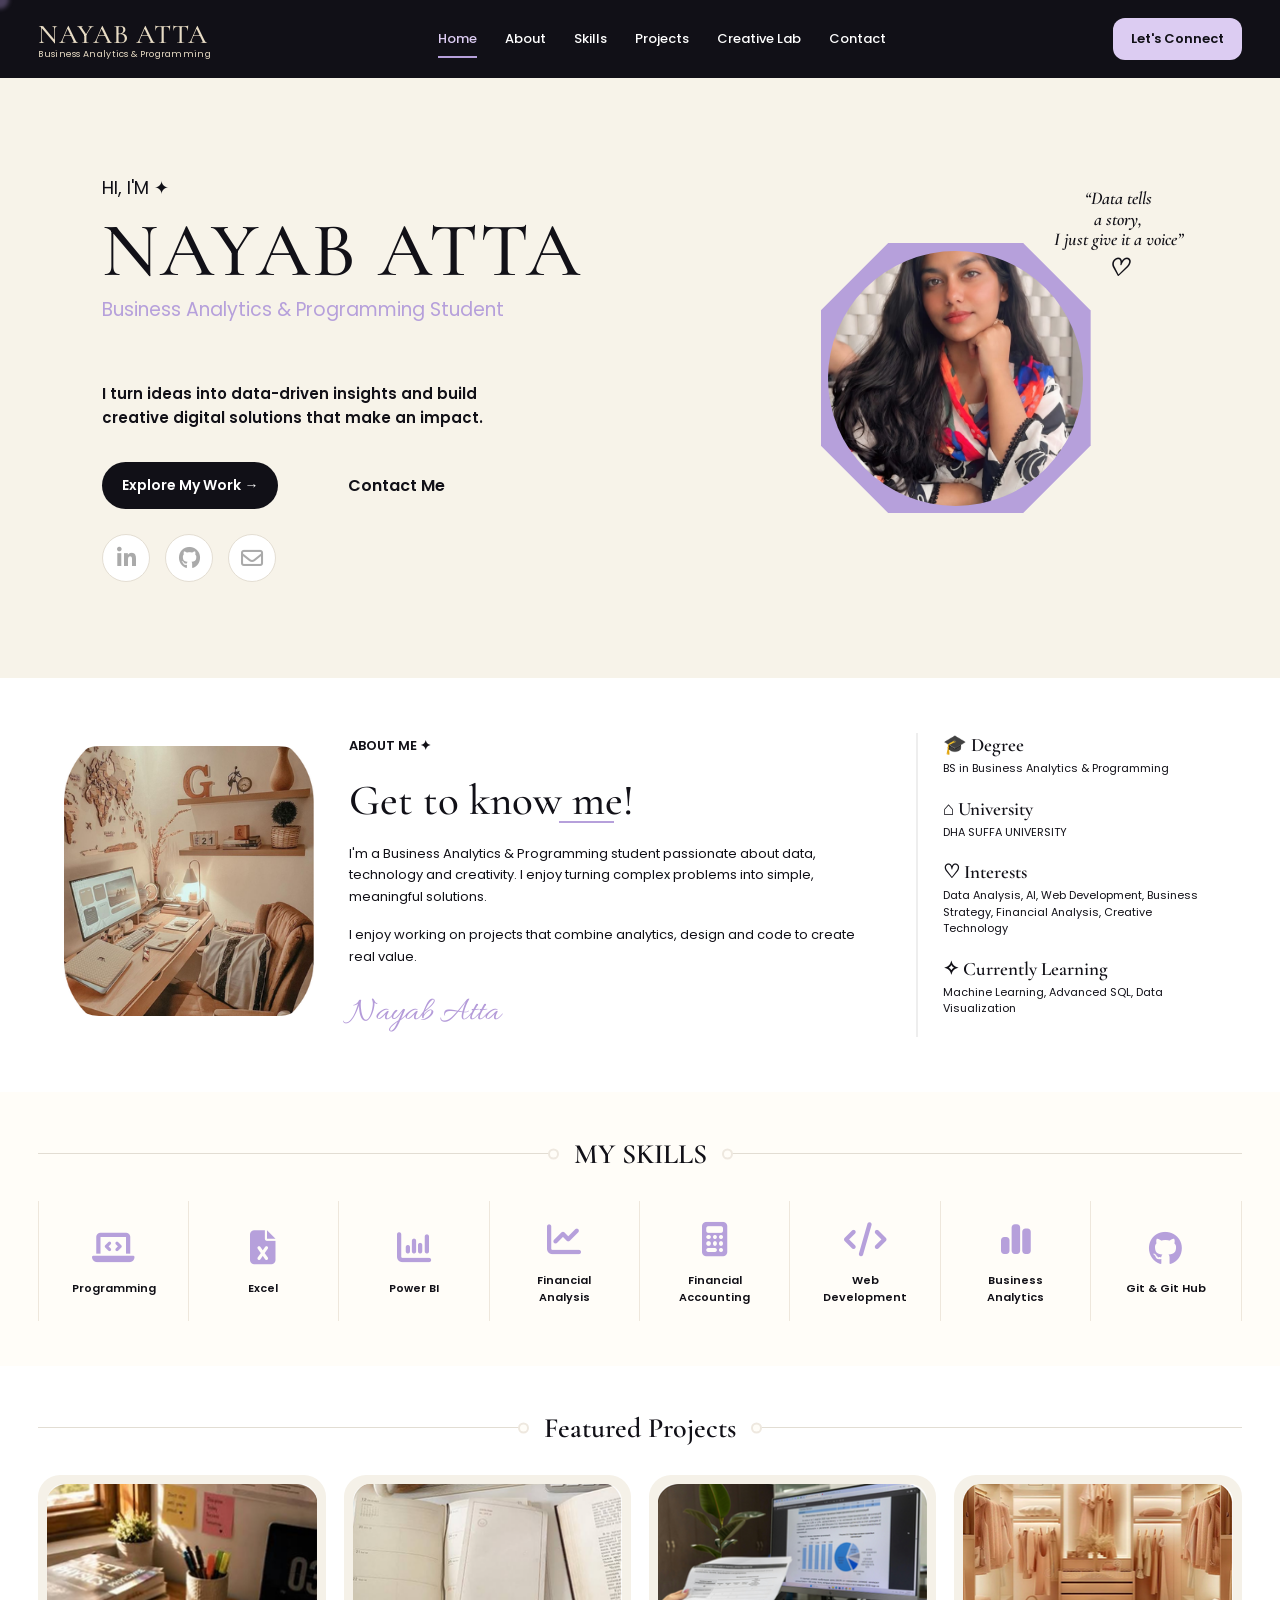
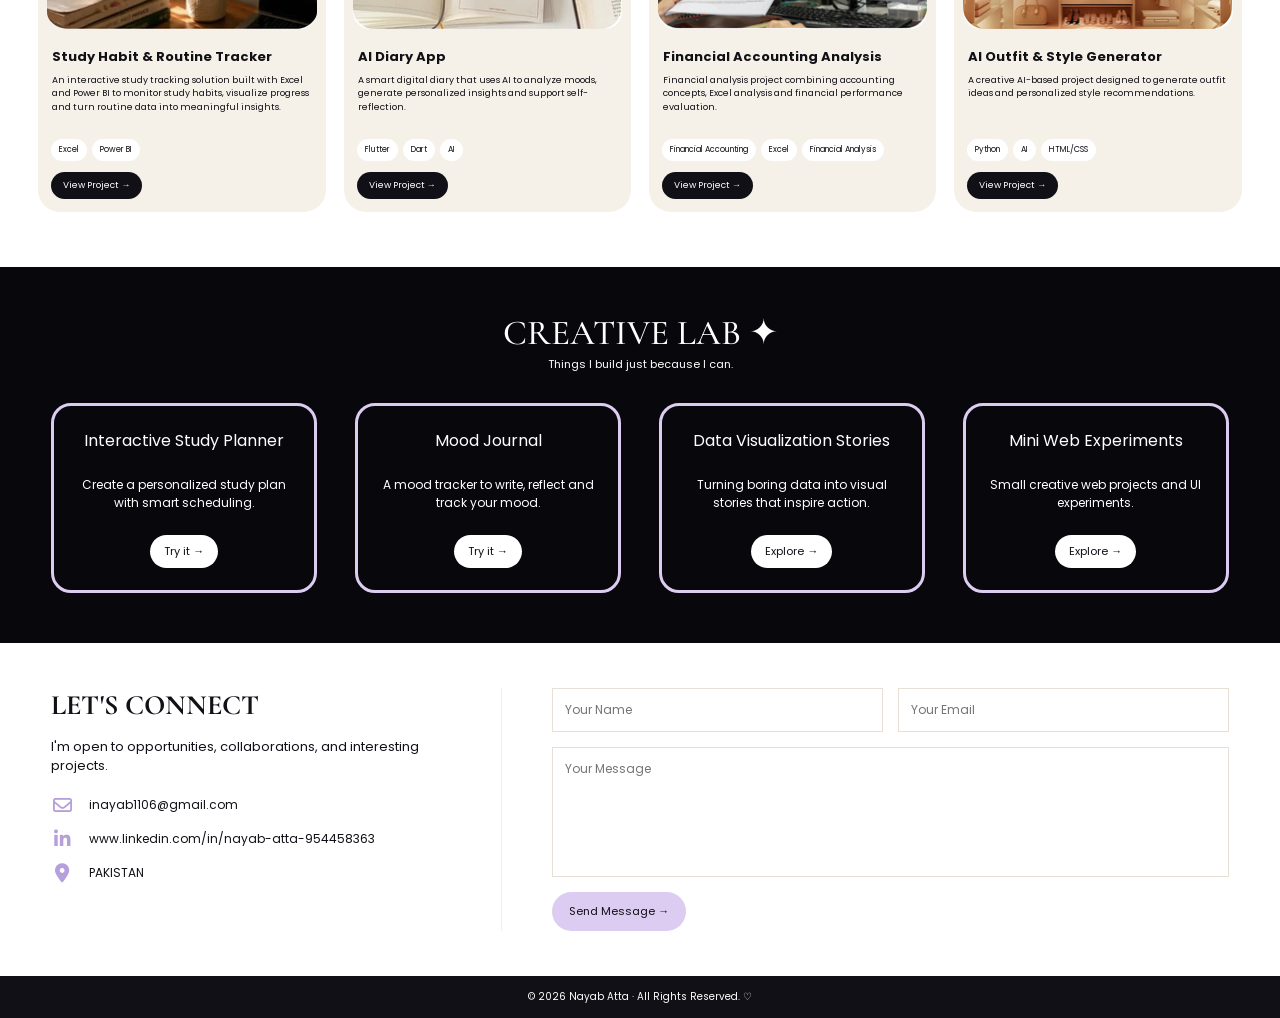
<file: index.html>
<!DOCTYPE html>
<html lang="en">

<head>
    <meta charset="UTF-8">
    <meta name="viewport" content="width=device-width, initial-scale=1.0">

    <title>Nayab Atta | Business Analytics & Programming</title>
    <title>Nayab Atta | Business Analytics & Programming</title>

<meta name="description"
      content="Nayab Atta is a Business Analytics & Programming student building creative digital solutions through data analytics, programming, web development and data visualization.">

<meta name="author" content="Nayab Atta">

<meta name="robots" content="index, follow">

<meta name="keywords"
      content="Nayab Atta, Nayab Atta portfolio, Business Analytics student, Programming student, Data Analytics, Web Development, Data Visualization">

<!-- LinkedIn profile -->
<link rel="me" href="https://www.linkedin.com/in/nayab-atta-954458363/">

<!-- Social sharing -->
<meta property="og:title"
      content="Nayab Atta | Business Analytics & Programming">

<meta property="og:description"
      content="Portfolio of Nayab Atta — Business Analytics & Programming student exploring data, technology, creativity and web development.">

<meta property="og:type" content="website">

    <!-- Google Fonts -->
    <link rel="preconnect" href="https://fonts.googleapis.com">
    <link rel="preconnect" href="https://fonts.gstatic.com" crossorigin>
<link href="https://fonts.googleapis.com/css2?family=Allura&family=Cormorant+Garamond:wght@400;500;600&family=Poppins:wght@300;400;500;600;700&display=swap"
    rel="stylesheet">

    <!-- Font Awesome Icons -->
    <link rel="stylesheet" href="https://cdnjs.cloudflare.com/ajax/libs/font-awesome/6.5.2/css/all.min.css">

    <!-- CSS -->
    <link rel="stylesheet" href="style.css">
</head>


<body>

    <div class="cursor-glow"></div>

    <!-- NAVBAR -->

    <!-- ================= NAVBAR ================= -->

    <header class="navbar">

        <div class="logo">
            <h2>NAYAB ATTA</h2>
            <p>Business Analytics & Programming</p>
        </div>


        <nav class="nav-links">

            <a href="#home" class="active">Home</a>
            <a href="#about">About</a>
            <a href="#skills">Skills</a>
            <a href="#projects">Projects</a>
            <a href="#creative">Creative Lab</a>
            <a href="#contact">Contact</a>

        </nav>


        <a href="#contact" class="connect-btn">
            Let's Connect
        </a>


        <button class="menu-btn" id="menuBtn">
            <i class="fa-solid fa-bars"></i>
        </button>

    </header>


    <!-- ================= HERO ================= -->

    <section class="hero" id="home">

        <div class="hero-content">

            <p class="hello">
                HI, I'M ✦
            </p>


            <h1>
                NAYAB ATTA
            </h1>


            <h3>
                Business Analytics & Programming Student
            </h3>


            <p class="hero-description">
                I turn ideas into data-driven insights and
                build creative digital solutions that make an impact.
            </p>


            <div class="hero-buttons">

                <a href="#projects" class="explore-btn">
                    Explore My Work →
                </a>

                <a href="#contact" class="contact-btn">
                    Contact Me
                </a>

            </div>


            <!-- SOCIAL ICONS -->

            <div class="social-icons">

             <a
    href="https://www.linkedin.com/in/nayab-atta-954458363/"
    target="_blank"
    rel="noopener noreferrer"
    aria-label="LinkedIn"
>
    <i class="fa-brands fa-linkedin-in"></i>
</a>

                <a href="#" aria-label="GitHub">
                    <i class="fa-brands fa-github"></i>
                </a>

                <a href="mailto:inayab1106@gmail.com" aria-label="Email">
                    <i class="fa-regular fa-envelope"></i>
                </a>

            </div>

        </div>


        <!-- HERO RIGHT -->

        <div class="hero-right">

            <div class="quote">

                <p>
                    “Data tells<br>
                    a story,<br>
                    I just give it a voice”
                </p>

                <span>♡</span>

            </div>


            <div class="profile-frame">

                <div class="profile-circle">

                    <img
                        src="profile.jpg"
                        alt="Nayab Atta"
                    >

                </div>

            </div>

        </div>

    </section>



    <!-- ================= ABOUT ================= -->

    <section class="about-section" id="about">

        <div class="about-image">

            <img
                src="about.jpg"
                alt="Nayab workspace"
            >

        </div>


        <div class="about-text">

            <p class="small-heading">
                ABOUT ME ✦
            </p>


            <h2>
                Get to know me!
            </h2>


            <p>
                I'm a Business Analytics & Programming student
                passionate about data, technology and creativity.
                I enjoy turning complex problems into simple,
                meaningful solutions.
            </p>


            <p>
                I enjoy working on projects that combine analytics,
                design and code to create real value.
            </p>


            <div class="signature">
                Nayab Atta
            </div>

        </div>


        <!-- ABOUT DETAILS -->

        <div class="about-details">

            <div class="detail-box">

                <h3>
                 <span class="about-icon">🎓</span>
                    Degree
                </h3>

                <p>
                    BS in Business Analytics & Programming
                </p>

            </div>


            <div class="detail-box">

                <h3>
                  <span class="about-icon">⌂</span>
                    University
                </h3>

                <p>
                    DHA SUFFA UNIVERSITY
                </p>

            </div>


            <div class="detail-box">

                <h3>
                   <span class="about-icon">♡</span>
                    Interests
                </h3>

                <p>
                    Data Analysis, AI, Web Development,
                    Business Strategy, Financial Analysis,
                    Creative Technology
                </p>

            </div>


            <div class="detail-box">

                <h3>
                    <span class="about-icon">✧</span>
                    Currently Learning
                </h3>

                <p>
                    Machine Learning, Advanced SQL,
                    Data Visualization
                </p>

            </div>

        </div>

    </section>



    <!-- ================= SKILLS ================= -->

    <section class="skills-section" id="skills">

        <div class="section-title">

            <span></span>

            <h2>MY SKILLS</h2>

            <span></span>

        </div>


        <div class="skills-grid">


            <div class="skill-card">

                <div class="skill-icon">
                    <i class="fa-solid fa-laptop-code"></i>
                </div>

                <p>Programming</p>

            </div>


            <div class="skill-card">

                <div class="skill-icon">
                    <i class="fa-solid fa-file-excel"></i>
                </div>

                <p>Excel</p>

            </div>


            <div class="skill-card">

                <div class="skill-icon">
                    <i class="fa-solid fa-chart-column"></i>
                </div>

                <p>Power BI</p>

            </div>


            <div class="skill-card">

                <div class="skill-icon">
                    <i class="fa-solid fa-chart-line"></i>
                </div>

                <p>Financial<br>Analysis</p>

            </div>


            <div class="skill-card">

                <div class="skill-icon">
                    <i class="fa-solid fa-calculator"></i>
                </div>

                <p>Financial<br>Accounting</p>

            </div>


            <div class="skill-card">

                <div class="skill-icon">
                    <i class="fa-solid fa-code"></i>
                </div>

                <p>Web<br>Development</p>

            </div>


            <div class="skill-card">

                <div class="skill-icon">
                    <i class="fa-solid fa-chart-simple"></i>
                </div>

                <p>Business<br>Analytics</p>

            </div>


            <div class="skill-card">

                <div class="skill-icon">
                    <i class="fa-brands fa-github"></i>
                </div>

                <p>Git & Git Hub</p>

            </div>

        </div>

    </section>



    <!-- ================= PROJECTS ================= -->

    <section class="projects-section" id="projects">

        <div class="section-title">

            <span></span>

            <h2>Featured Projects</h2>

            <span></span>

        </div>


        <div class="projects-grid">


            <!-- PROJECT 1 -->

            <article class="project-card">

                <img
                    src="study-tracker.png"
                    alt="Study Habit and Routine Tracker"
                >


                <h3>
                    Study Habit & Routine Tracker
                </h3>


                <p>
                    An interactive study tracking solution
                    built with Excel and Power BI to monitor
                    study habits, visualize progress and turn
                    routine data into meaningful insights.
                </p>


                <div class="tags">

                    <span>Excel</span>
                    <span>Power BI</span>

                </div>


                <a href="#" class="project-btn">
                    View Project →
                </a>

            </article>



            <!-- PROJECT 2 -->

            <article class="project-card">

                <img
                    src="ai-diary.png"
                    alt="AI Diary App"
                >


                <h3>
                    AI Diary App
                </h3>


                <p>
                    A smart digital diary that uses AI to
                    analyze moods, generate personalized
                    insights and support self-reflection.
                </p>


                <div class="tags">

                    <span>Flutter</span>
                    <span>Dart</span>
                    <span>AI</span>

                </div>


                <a href="#" class="project-btn">
                    View Project →
                </a>

            </article>



            <!-- PROJECT 3 -->

            <article class="project-card">

                <img
                    src="financial-accounting.png"
                    alt="Financial Accounting Analysis"
                >


                <h3>
                    Financial Accounting Analysis
                </h3>


                <p>
                    Financial analysis project combining
                    accounting concepts, Excel analysis
                    and financial performance evaluation.
                </p>


                <div class="tags">

                    <span>Financial Accounting</span>
                    <span>Excel</span>
                    <span>Financial Analysis</span>

                </div>


                <a href="#" class="project-btn">
                    View Project →
                </a>

            </article>



            <!-- PROJECT 4 -->

            <article class="project-card">

                <img
                    src="ai-outfit.png"
                    alt="AI Outfit and Style Generator"
                >


                <h3>
                    AI Outfit & Style Generator
                </h3>


                <p>
                    A creative AI-based project designed
                    to generate outfit ideas and personalized
                    style recommendations.
                </p>


                <div class="tags">

                    <span>Python</span>
                    <span>AI</span>
                    <span>HTML/CSS</span>

                </div>


                <a href="#" class="project-btn">
                    View Project →
                </a>

            </article>

        </div>

    </section>



    <!-- ================= CREATIVE LAB ================= -->

    <section class="creative-section" id="creative">

        <h2>
            CREATIVE LAB ✦
        </h2>


        <p class="creative-subtitle">
            Things I build just because I can.
        </p>


        <div class="creative-grid">


            <div class="creative-card">

                <h3>
                    Interactive Study Planner
                </h3>

                <p>
                    Create a personalized study plan
                    with smart scheduling.
                </p>

                <button class="lab-btn">
                    Try it →
                </button>

            </div>



            <div class="creative-card">

                <h3>
                    Mood Journal
                </h3>

                <p>
                    A mood tracker to write,
                    reflect and track your mood.
                </p>

                <button class="lab-btn">
                    Try it →
                </button>

            </div>



            <div class="creative-card">

                <h3>
                    Data Visualization Stories
                </h3>

                <p>
                    Turning boring data into
                    visual stories that inspire action.
                </p>

                <button class="lab-btn">
                    Explore →
                </button>

            </div>



            <div class="creative-card">

                <h3>
                    Mini Web Experiments
                </h3>

                <p>
                    Small creative web projects
                    and UI experiments.
                </p>

                <button class="lab-btn">
                    Explore →
                </button>

            </div>

        </div>

    </section>



    <!-- ================= CONTACT ================= -->

    <section class="contact-section" id="contact">


        <!-- CONNECT -->

        <div class="connect-info">

            <h2>
                LET'S CONNECT
            </h2>


            <p class="connect-description">
                I'm open to opportunities,
                collaborations, and interesting
                projects.
            </p>


            <a
                href="mailto:inayab1106@gmail.com"
                class="contact-item"
            >

                <i class="fa-regular fa-envelope"></i>

                <span>
                    inayab1106@gmail.com
                </span>

            </a>


            <a
    href="https://www.linkedin.com/in/nayab-atta-954458363/"
    target="_blank"
    rel="noopener noreferrer"
    class="contact-item"
>

    <i class="fa-brands fa-linkedin-in"></i>

    <span>
        www.linkedin.com/in/nayab-atta-954458363
    </span>

</a>


            <div class="contact-item">

                <i class="fa-solid fa-location-dot"></i>

                <span>
                    PAKISTAN
                </span>

            </div>

        </div>



        <!-- CONTACT FORM -->
<form class="contact-form" id="contactForm" action="https://formsubmit.co/69a800a15dfbcb2606a4ed38a077c42e" method="POST">

    <input type="hidden" name="_url" value="https://nayabatta.github.io/nayab-portfolio/">

    <div class="form-row">

        <input
            type="text"
            id="name"
            name="name"
            placeholder="Your Name"
            required
        >

        <input
            type="email"
            id="email"
            name="email"
            placeholder="Your Email"
            required
        >

    </div>

    <textarea
        id="message"
        name="message"
        placeholder="Your Message"
        required
    ></textarea>

    <button type="submit">
        Send Message →
    </button>

</form>

    </section>
    <!-- ================= CREATIVE LAB MODAL ================= -->

<div class="lab-modal" id="labModal">

    <div class="lab-modal-box">

        <button class="close-modal" id="closeModal">
            ×
        </button>

        <h2 id="modalTitle">
            Creative Lab
        </h2>

        <p id="modalText">
            Something creative is coming soon.
        </p>

    </div>

</div>



    <!-- ================= FOOTER ================= -->

    <footer>

        <p>
            © 2026 Nayab Atta · All Rights Reserved. ♡
        </p>

    </footer>



    <!-- JAVASCRIPT -->

    <script src="script.js"></script>

</body>

</html>
</file>
<file: style.css>
/* =========================================
   GLOBAL
========================================= */

* {
    margin: 0;
    padding: 0;
    box-sizing: border-box;
}


html {
    scroll-behavior: smooth;
}


body {
    font-family: "Poppins", sans-serif;
    background: #f7f3e9;
    color: #111017;
    overflow-x: hidden;
}


:root {

    --black: #111017;

    --cream: #f7f3e9;

    --white: #ffffff;

    --purple: #b6a0db;

    --light-purple: #dcccf2;

    --soft-purple: #eee7f7;

    --border: #e7e1d7;

}


a {
    text-decoration: none;
    color: inherit;
}


button,
input,
textarea {
    font-family: inherit;
}


/* =========================================
   NAVBAR
========================================= */

.navbar {

    width: 100%;

    height: 78px;

    padding: 10px 3%;

    background: var(--black);

    color: white;

    display: flex;

    align-items: center;

    justify-content: space-between;

    position: sticky;

    top: 0;

    z-index: 1000;

}


.logo h2 {

    font-family: "Cormorant Garamond", serif;

    font-size: 27px;

    font-weight: 500;

    letter-spacing: 1px;

    color: #e8dcc5;

}


.logo p {

    font-size: 9px;

    letter-spacing: .3px;

    margin-top: -3px;

    color: #e8dcc5;

}

.nav-links {

    display: flex;

    align-items: center;

    gap: 28px;

}


.nav-links a {

    font-size: 13px;

    font-weight: 500;

    position: relative;

    transition: .3s;

}


.nav-links a:hover,
.nav-links a.active {

    color: var(--light-purple);

}


.nav-links a.active::after {

    content: "";

    position: absolute;

    left: 0;

    bottom: -9px;

    width: 100%;

    height: 2px;

    background: var(--purple);

}


.connect-btn {

    background: var(--light-purple);

    color: #111017;

    padding: 11px 18px;

    border-radius: 12px;

    font-size: 13px;

    font-weight: 600;

    transition: .3s;

}


.connect-btn:hover {

    transform: translateY(-2px);

    background: white;

}


.menu-btn {

    display: none;

    background: transparent;

    color: white;

    border: none;

    font-size: 22px;

    cursor: pointer;

}



/* =========================================
   HERO
========================================= */

.hero {

    min-height: 600px;

    padding: 65px 8%;

    display: flex;

    align-items: center;

    justify-content: space-between;

    gap: 50px;

    background: var(--cream);

}


.hero-content {

    width: 55%;

}


.hello {

    font-size: 18px;

    margin-bottom: 14px;

}


.hero h1 {

    font-family: "Cormorant Garamond", serif;

    font-size: clamp(55px, 6vw, 82px);

    line-height: .95;

    font-weight: 500;

    letter-spacing: 2px;

}


.hero h3 {

    color: var(--purple);

    font-size: 19px;

    font-weight: 400;

    margin-top: 8px;

}


.hero-description {

    max-width: 430px;

    font-size: 15px;

    line-height: 1.6;

    font-weight: 600;

    margin-top: 58px;

}


.hero-buttons {

    display: flex;

    align-items: center;

    gap: 70px;

    margin-top: 32px;

}


.explore-btn {

    background: var(--black);

    color: white;

    padding: 13px 20px;

    border-radius: 30px;

    font-size: 14px;

    font-weight: 600;

    transition: .3s;

}


.explore-btn:hover {

    transform: translateY(-3px);

}


.contact-btn {

    font-size: 16px;

    font-weight: 600;

}


.social-icons {

    display: flex;

    gap: 15px;

    margin-top: 25px;

}


.social-icons a {

    width: 48px;

    height: 48px;

    border-radius: 50%;

    background: white;

    display: flex;

    align-items: center;

    justify-content: center;

    font-size: 22px;

    color: #aaa;

    border: 1px solid #e4ded3;

    transition: .3s;

}


.social-icons a:hover {

    color: var(--purple);

    transform: translateY(-3px);

}



/* =========================================
   HERO IMAGE
========================================= */

.hero-right {

    width: 42%;

    display: flex;

    align-items: center;

    justify-content: center;

    position: relative;

}


.quote {

    position: absolute;

    right: -5px;

    top: -55px;

    text-align: center;

    font-family: "Cormorant Garamond", serif;

    font-size: 18px;

    font-style: italic;

    font-weight: 600;

    line-height: 1.15;

}


.quote span {

    display: block;

    font-size: 24px;

    margin-top: 5px;

}


.profile-frame {

    width: 270px;

    height: 270px;

    background: var(--purple);

    display: flex;

    align-items: center;

    justify-content: center;

    clip-path: polygon(
        25% 0%,
        75% 0%,
        100% 25%,
        100% 75%,
        75% 100%,
        25% 100%,
        0% 75%,
        0% 25%
    );

}


.profile-circle {

    width: 210px;

    height: 210px;

    overflow: hidden;

    border-radius: 50%;

}


.profile-circle img {

    width: 100%;

    height: 100%;

    object-fit: cover;

}


.profile-circle {

    width: 255px;

    height: 255px;

    overflow: hidden;

    border-radius: 50%;

}


.profile-circle img {

    width: 100%;

    height: 100%;

    object-fit: cover;

}



/* =========================================
   ABOUT
========================================= */

.about-section {

    background: white;

    padding: 55px 5%;

    display: grid;

    grid-template-columns: 250px 1fr 300px;

    gap: 35px;

    align-items: center;

}


.about-image img {

    width: 100%;

    height: 270px;

    object-fit: cover;

    border-radius: 35px;

}


.small-heading {

    font-size: 14px;

    font-weight: 600;

}


.about-text h2 {

    font-family: "Cormorant Garamond", serif;

    font-size: 43px;

    font-weight: 500;

    margin: 4px 0 20px;

}


.about-text h2::after {

    content: "";

    display: block;

    width: 55px;

    height: 2px;

    background: var(--purple);

    margin-left: 210px;

    margin-top: -5px;

}


.about-text p {

    font-size: 13px;

    line-height: 1.65;

    margin-bottom: 17px;

}


.signature {
    margin-top: 25px;
    font-family: "Allura", cursive;
    font-size: 34px;
    color: #b49bd9;
    font-weight: 400;
}


.about-details {

    border-left: 2px solid #eee;

    padding-left: 25px;

}


.detail-box {

    margin-bottom: 20px;

}


.detail-box h3 {

    font-family: "Cormorant Garamond", serif;

    font-size: 19px;

    font-weight: 600;

    margin-bottom: 4px;

}


.detail-box h3 i {

    color: #777;

    margin-right: 7px;

    font-size: 14px;

}


.detail-box p {

    font-size: 11px;

    line-height: 1.5;

}



/* =========================================
   SECTION TITLE
========================================= */

.section-title {

    display: flex;

    align-items: center;

    justify-content: center;

    gap: 20px;

    margin-bottom: 30px;

}


.section-title span {
    height: 1px;
    background: #e2ddd3;
    flex: 1;
    position: relative;
}.section-title span:first-child::after {
    content: "";
    position: absolute;

    right: -5px;
    top: 50%;

    width: 7px;
    height: 7px;

    border: 2px solid #eee8df;
    border-radius: 50%;

    background: #fffdf8;

    transform: translateY(-50%);
}


.section-title span:last-child::before {
    content: "";
    position: absolute;

    left: -5px;
    top: 50%;

    width: 7px;
    height: 7px;

    border: 2px solid #eee8df;
    border-radius: 50%;

    background: #fffdf8;

    transform: translateY(-50%);
}


.section-title h2 {

    font-family: "Cormorant Garamond", serif;

    font-size: 28px;

    font-weight: 600;

    white-space: nowrap;

}



/* =========================================
   SKILLS
========================================= */

.skills-section {

    padding: 45px 3%;

    background: #fffdf8;

}


.skills-grid {

    display: grid;

    grid-template-columns: repeat(8, 1fr);

}


.skill-card {

    min-height: 120px;

    display: flex;

    flex-direction: column;

    align-items: center;

    justify-content: center;

    border-right: 1px solid #eee7dc;

    text-align: center;

}


.skill-card:first-child {

    border-left: 1px solid #eee7dc;

}


.skill-icon {

    color: var(--purple);

    font-size: 34px;

    height: 48px;

    display: flex;

    align-items: center;

    justify-content: center;

    margin-bottom: 8px;

}


.skill-card p {

    font-size: 11px;

    font-weight: 600;

}



/* =========================================
   PROJECTS
========================================= */

.projects-section {

    background: white;

    padding: 45px 3% 55px;

}


.projects-grid {

    display: grid;

    grid-template-columns: repeat(4, 1fr);

    gap: 18px;

}


.project-card {

    background: #f5f1e8;

    border-radius: 22px;

    padding: 9px;

    transition: .3s;

}


.project-card:hover {

    transform: translateY(-6px);

    box-shadow: 0 10px 25px rgba(0,0,0,.08);

}


.project-card img {

    width: 100%;

    height: 145px;

    object-fit: cover;

    border-radius: 17px;

}


.project-card h3 {

    font-size: 13px;

    margin: 11px 5px 7px;

}


.project-card p {

    font-size: 9px;

    line-height: 1.5;

    margin: 0 5px 10px;

    min-height: 55px;

}


.tags {

    display: flex;

    flex-wrap: wrap;

    gap: 5px;

    margin: 0 4px;

}


.tags span {

    background: white;

    border-radius: 20px;

    padding: 5px 8px;

    font-size: 8px;

}


.project-btn {

    display: inline-block;

    background: var(--black);

    color: white;

    padding: 7px 12px;

    border-radius: 20px;

    font-size: 9px;

    margin: 11px 4px 4px;

}



/* =========================================
   CREATIVE LAB
========================================= */

.creative-section {

    background: #08070b;

    color: white;

    padding: 45px 4% 50px;

    text-align: center;

}


.creative-section h2 {

    font-family: "Cormorant Garamond", serif;

    font-size: 35px;

    font-weight: 500;

}


.creative-subtitle {

    font-size: 11px;

    margin-top: 2px;

}


.creative-grid {

    display: grid;

    grid-template-columns: repeat(4, 1fr);

    gap: 38px;

    margin-top: 30px;

}


.creative-card {

    min-height: 190px;

    border: 3px solid var(--light-purple);

    border-radius: 20px;

    padding: 22px 16px;

    display: flex;

    flex-direction: column;

    justify-content: space-between;

    transition: .3s;

}


.creative-card:hover {

    transform: translateY(-5px);

}


.creative-card h3 {

    font-size: 16px;

    font-weight: 400;

}


.creative-card p {

    font-size: 12px;

    line-height: 1.5;

}


.lab-btn {

    align-self: center;

    border: none;

    background: white;

    color: #111017;

    padding: 8px 14px;

    border-radius: 20px;

    cursor: pointer;

    font-size: 11px;

}



/* =========================================
   CONTACT
========================================= */

.contact-section {

    background: white;

    padding: 45px 4%;

    display: grid;

    grid-template-columns: 1fr 1.5fr;

    gap: 50px;

}


.connect-info {

    border-right: 1px solid #eee;

    padding-right: 40px;

}


.connect-info h2 {

    font-family: "Cormorant Garamond", serif;

    font-size: 28px;

    margin-bottom: 15px;

}


.connect-description {

    font-size: 13px;

    line-height: 1.5;

    margin-bottom: 20px;

}


.contact-item {

    display: flex;

    align-items: center;

    gap: 16px;

    margin-bottom: 15px;

    font-size: 12px;

}


.contact-item i {

    color: var(--purple);

    font-size: 19px;

    width: 22px;

    text-align: center;

}



/* =========================================
   CONTACT FORM
========================================= */

.contact-form {

    display: flex;

    flex-direction: column;

    gap: 15px;

}


.form-row {

    display: grid;

    grid-template-columns: 1fr 1fr;

    gap: 15px;

}


.contact-form input,
.contact-form textarea {

    width: 100%;

    border: 1px solid #e6e0d6;

    outline: none;

    padding: 12px;

    background: white;

    font-size: 12px;

}


.contact-form input:focus,
.contact-form textarea:focus {

    border-color: var(--purple);

}


.contact-form textarea {

    height: 130px;

    resize: none;

}


.contact-form button {

    width: fit-content;

    border: none;

    background: var(--light-purple);

    color: #111017;

    padding: 11px 17px;

    border-radius: 20px;

    font-size: 11px;

    cursor: pointer;

    transition: .3s;

}


.contact-form button:hover {

    background: var(--purple);

}



/* =========================================
   FOOTER
========================================= */

footer {

    background: var(--black);

    color: white;

    text-align: center;

    padding: 13px;

    font-size: 10px;

}



/* =========================================
   RESPONSIVE
========================================= */

@media (max-width: 1050px) {

    .nav-links {

        gap: 15px;

    }


    .hero {

        padding-left: 5%;

        padding-right: 5%;

    }


    .about-section {

        grid-template-columns: 220px 1fr 260px;

    }


    .skills-grid {

        grid-template-columns: repeat(4, 1fr);

    }


    .skill-card {

        border-bottom: 1px solid #eee7dc;

    }

}



@media (max-width: 850px) {

    .nav-links,
    .navbar > .connect-btn {

        display: none;

    }


    .menu-btn {

        display: block;

    }


    .nav-links.show {

        display: flex;

        position: absolute;

        top: 78px;

        left: 0;

        width: 100%;

        background: var(--black);

        flex-direction: column;

        padding: 25px;

        gap: 22px;

    }


    .hero {

        flex-direction: column;

        text-align: center;

        padding-top: 55px;

    }


    .hero-content {

        width: 100%;

    }


    .hero-description {

        margin: 35px auto 0;

    }


    .hero-buttons {

        justify-content: center;

        gap: 30px;

    }


    .social-icons {

        justify-content: center;

    }


    .hero-right {

        width: 100%;

        margin-top: 30px;

    }


    .quote {

        right: 15%;

        top: -35px;

    }


    .about-section {

        grid-template-columns: 1fr;

        text-align: center;

    }


    .about-image {

        max-width: 300px;

        margin: auto;

    }


    .about-details {

        border-left: none;

        border-top: 1px solid #eee;

        padding: 25px 0 0;

        text-align: left;

    }


    .projects-grid {

        grid-template-columns: repeat(2, 1fr);

    }


    .creative-grid {

        grid-template-columns: repeat(2, 1fr);

    }


    .contact-section {

        grid-template-columns: 1fr;

    }


    .connect-info {

        border-right: none;

        border-bottom: 1px solid #eee;

        padding-right: 0;

        padding-bottom: 25px;

    }

}



@media (max-width: 550px) {

    .navbar {

        padding: 10px 5%;

    }


    .hero {

        padding: 50px 6%;

    }


    .hero h1 {

        font-size: 50px;

    }


    .hero h3 {

        font-size: 15px;

    }


    .hero-description {

        font-size: 13px;

    }


    .profile-frame {

        width: 280px;

        height: 280px;

    }


    .profile-circle {

        width: 215px;

        height: 215px;

    }


    .skills-grid {

        grid-template-columns: repeat(2, 1fr);

    }


    .skill-card {

        border-left: 1px solid #eee7dc;

    }


    .projects-grid {

        grid-template-columns: 1fr;

    }


    .creative-grid {

        grid-template-columns: 1fr;

    }


    .form-row {

        grid-template-columns: 1fr;

    }


    .about-text h2 {

        font-size: 38px;

    }

}
/* =====================================================
   CREATIVE WEBSITE EFFECTS
===================================================== */


/* ---------- SMOOTH SCROLL ---------- */

html {
    scroll-behavior: smooth;
}


/* ---------- PAGE LOAD ---------- */

body {
    animation: pageFade 0.8s ease;
}

@keyframes pageFade {

    from {
        opacity: 0;
    }

    to {
        opacity: 1;
    }

}


/* ---------- SCROLL REVEAL ---------- */

.reveal {
    opacity: 0;
    transform: translateY(35px);
    transition:
        opacity 0.8s ease,
        transform 0.8s ease;
}

.reveal.show {
    opacity: 1;
    transform: translateY(0);
}


/* ---------- PROJECT CARD ---------- */

.project-card {
    transition:
        transform 0.35s ease,
        box-shadow 0.35s ease;
}

.project-card:hover {

    transform: translateY(-10px);

    box-shadow:
        0 18px 40px rgba(120, 95, 150, 0.15);

}


/* Project image zoom */

.project-card img {

    transition:
        transform 0.5s ease;

}

.project-card:hover img {

    transform: scale(1.04);

}


/* ---------- SKILLS ---------- */

.skill-card {

    transition:
        transform 0.3s ease,
        background 0.3s ease;

}

.skill-card:hover {

    transform: translateY(-8px);

}


.skill-card:hover .skill-icon {

    transform:
        scale(1.12)
        rotate(-3deg);

}

.skill-icon {

    transition:
        transform 0.3s ease;

}


/* ---------- CREATIVE LAB ---------- */

.creative-card {

    transition:
        transform 0.35s ease,
        box-shadow 0.35s ease,
        border-color 0.35s ease;

}

.creative-card:hover {

    transform:
        translateY(-8px);

    box-shadow:
        0 15px 35px rgba(180, 155, 217, 0.18);

}


/* ---------- BUTTON HOVER ---------- */

.explore-btn,
.connect-btn,
.project-btn,
.lab-btn,
.contact-btn {

    transition:
        transform 0.25s ease,
        box-shadow 0.25s ease;

}

.explore-btn:hover,
.connect-btn:hover,
.project-btn:hover,
.lab-btn:hover,
.contact-btn:hover {

    transform: translateY(-3px);

}


/* ---------- SOCIAL ICONS ---------- */

.social-icons a {

    transition:
        transform 0.3s ease,
        background 0.3s ease;

}

.social-icons a:hover {

    transform:
        translateY(-5px)
        scale(1.05);

}


/* ---------- PROFILE PHOTO ---------- */

.profile-frame {

    transition:
        transform 0.6s ease;

}

.profile-frame:hover {

    transform:
        rotate(2deg)
        scale(1.02);

}


/* ---------- LITTLE QUOTE HEART ---------- */

.quote span {

    display: inline-block;

    animation:
        heartFloat 2.5s ease-in-out infinite;

}

@keyframes heartFloat {

    0%,
    100% {
        transform: translateY(0);
    }

    50% {
        transform: translateY(-5px);
    }

}


/* =====================================================
   LAVENDER CURSOR GLOW
===================================================== */

.cursor-glow {

    position: fixed;

    width: 18px;
    height: 18px;

    border-radius: 50%;

    background: rgba(180, 155, 217, 0.35);

    pointer-events: none;

    z-index: 9999;

    transform:
        translate(-50%, -50%);

    filter: blur(2px);

    transition:
        width 0.2s ease,
        height 0.2s ease,
        opacity 0.2s ease;

}


/* Cursor gets bigger over clickable things */

.cursor-glow.active {

    width: 35px;
    height: 35px;

    background:
        rgba(180, 155, 217, 0.18);

}


/* =====================================================
   FLOATING SPARKLES
===================================================== */

.sparkle {

    position: fixed;

    pointer-events: none;

    color: #b49bd9;

    font-size: 12px;

    opacity: 0;

    animation:
        sparkleFloat 3s ease forwards;

    z-index: 1;

}

@keyframes sparkleFloat {

    0% {

        opacity: 0;

        transform:
            translateY(0)
            scale(0.5);

    }

    30% {

        opacity: 0.6;

    }

    100% {

        opacity: 0;

        transform:
            translateY(-70px)
            scale(1);

    }

}


/* =====================================================
   CREATIVE LAB MODAL
===================================================== */

.lab-modal {

    position: fixed;

    inset: 0;

    background:
        rgba(15, 13, 18, 0.72);

    backdrop-filter:
        blur(7px);

    display: none;

    align-items: center;
    justify-content: center;

    z-index: 10000;

    padding: 20px;

}


.lab-modal.show {

    display: flex;

}


.lab-modal-box {

    width: min(500px, 90%);

    background: #fffdf8;

    border:
        2px solid #c8b0e8;

    border-radius: 24px;

    padding: 35px;

    text-align: center;

    position: relative;

    animation:
        modalIn 0.35s ease;

}


@keyframes modalIn {

    from {

        opacity: 0;

        transform:
            translateY(25px)
            scale(0.95);

    }

    to {

        opacity: 1;

        transform:
            translateY(0)
            scale(1);

    }

}


.lab-modal-box h2 {

    font-family:
        "Cormorant Garamond",
        serif;

    font-size: 34px;

    margin-bottom: 12px;

}


.lab-modal-box p {

    line-height: 1.7;

}


.close-modal {

    position: absolute;

    right: 18px;
    top: 14px;

    border: none;

    background: transparent;

    font-size: 25px;

    cursor: pointer;

}


/* ---------- REDUCED MOTION ---------- */

@media (prefers-reduced-motion: reduce) {

    *,
    *::before,
    *::after {

        animation-duration: 0.01ms !important;

        animation-iteration-count: 1 !important;

        transition-duration: 0.01ms !important;

        scroll-behavior: auto !important;

    }

}
</file>
